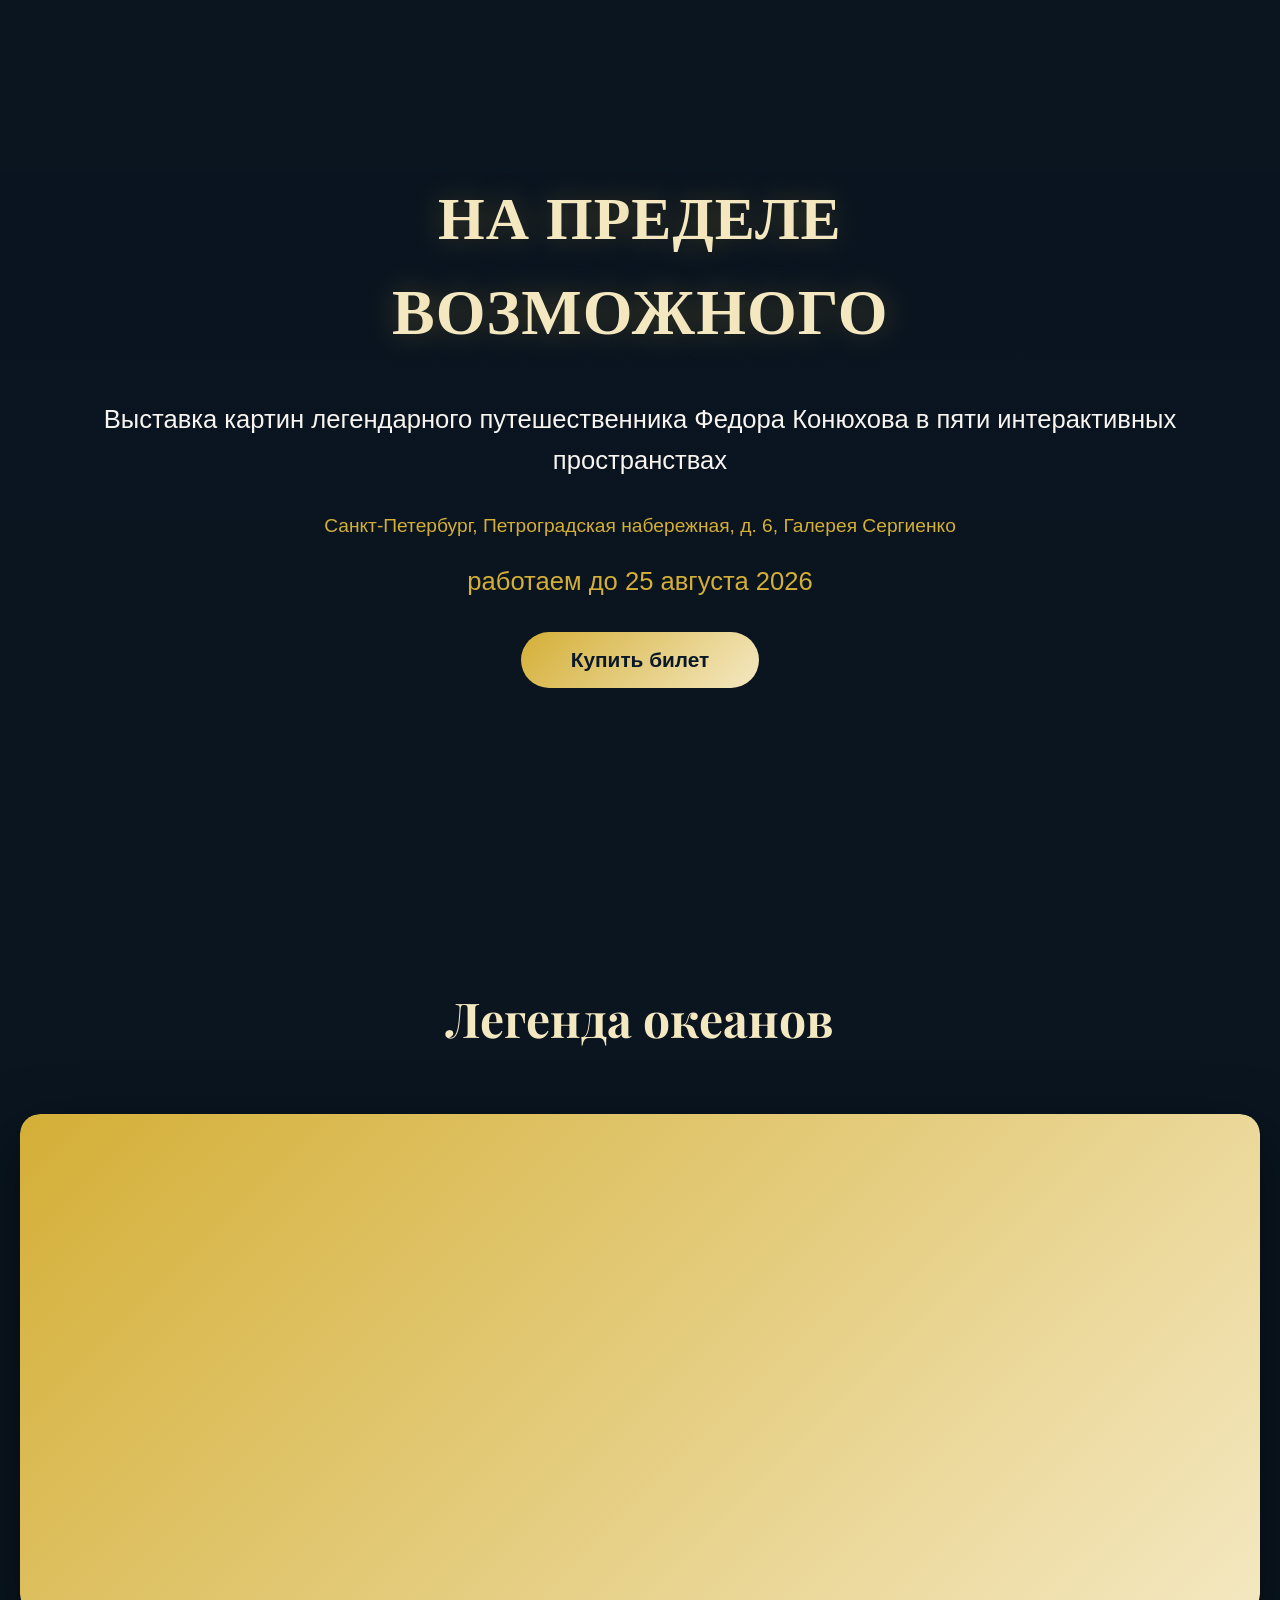
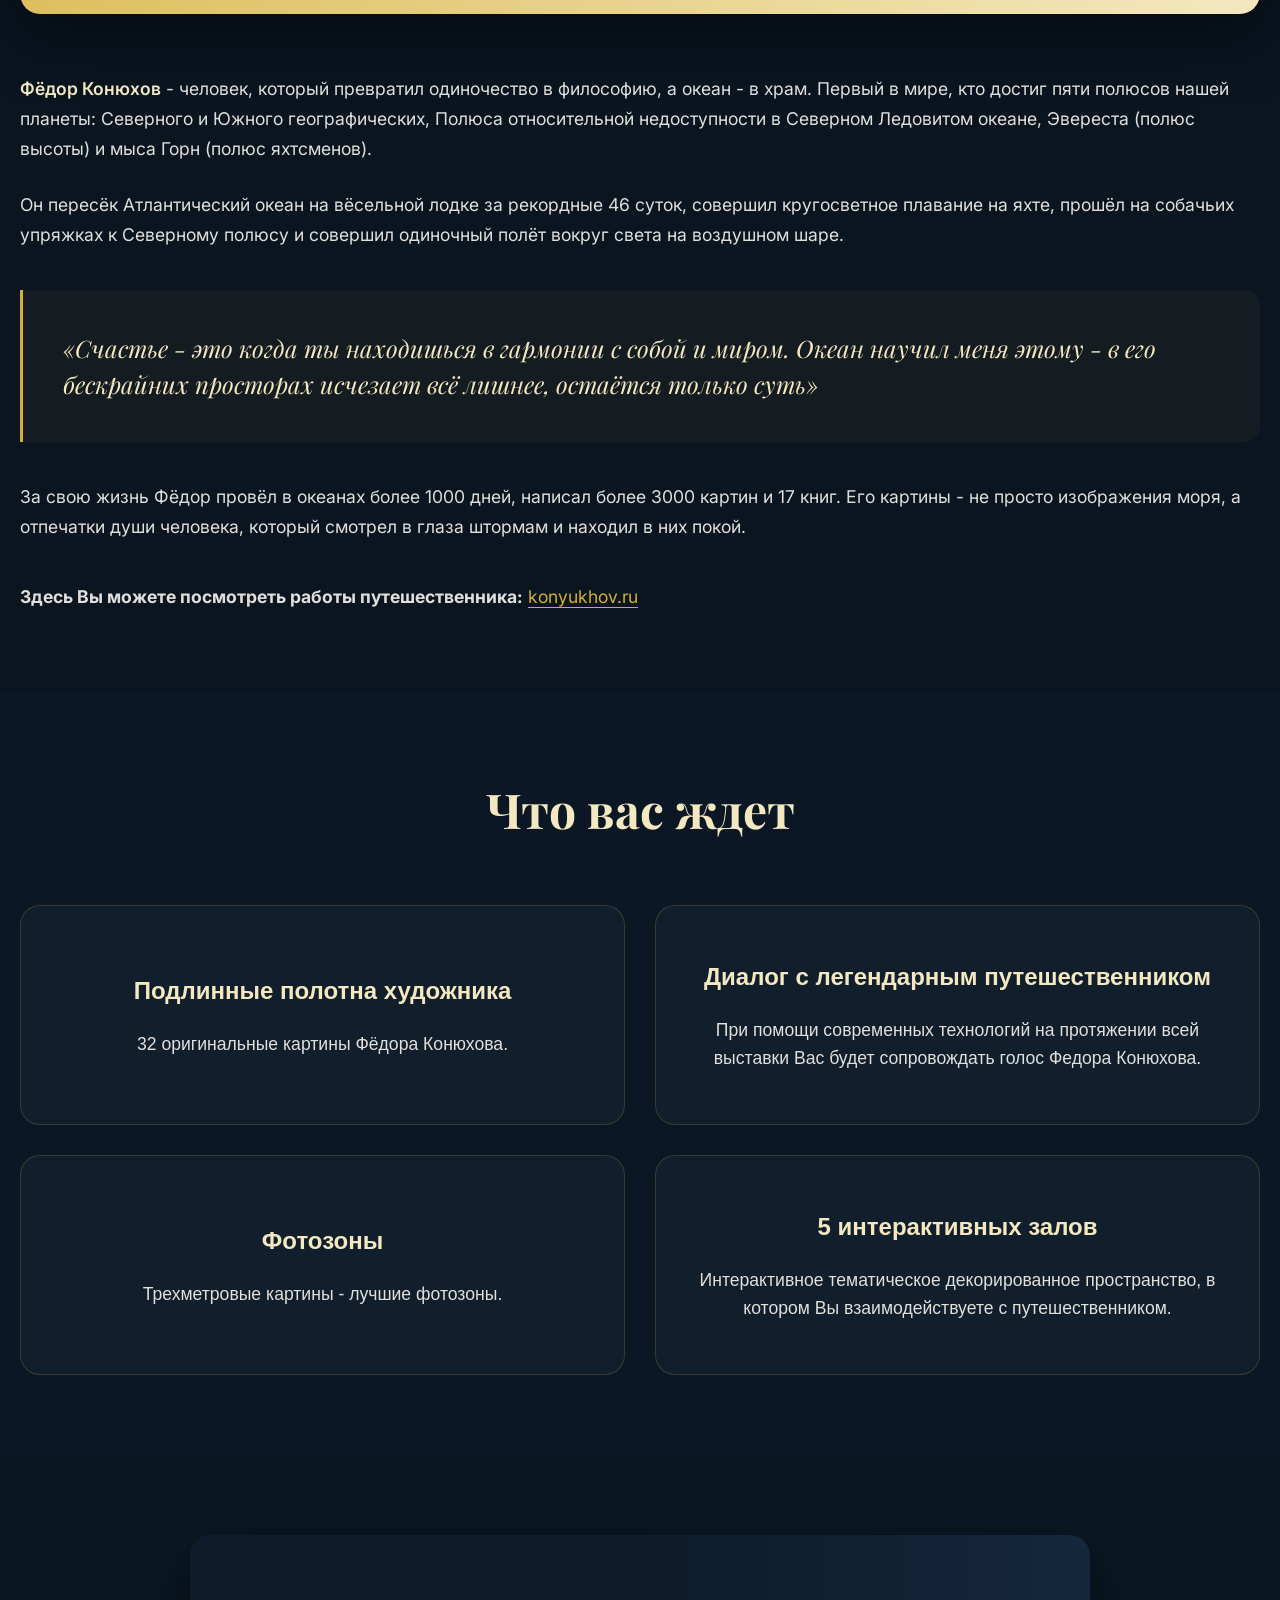
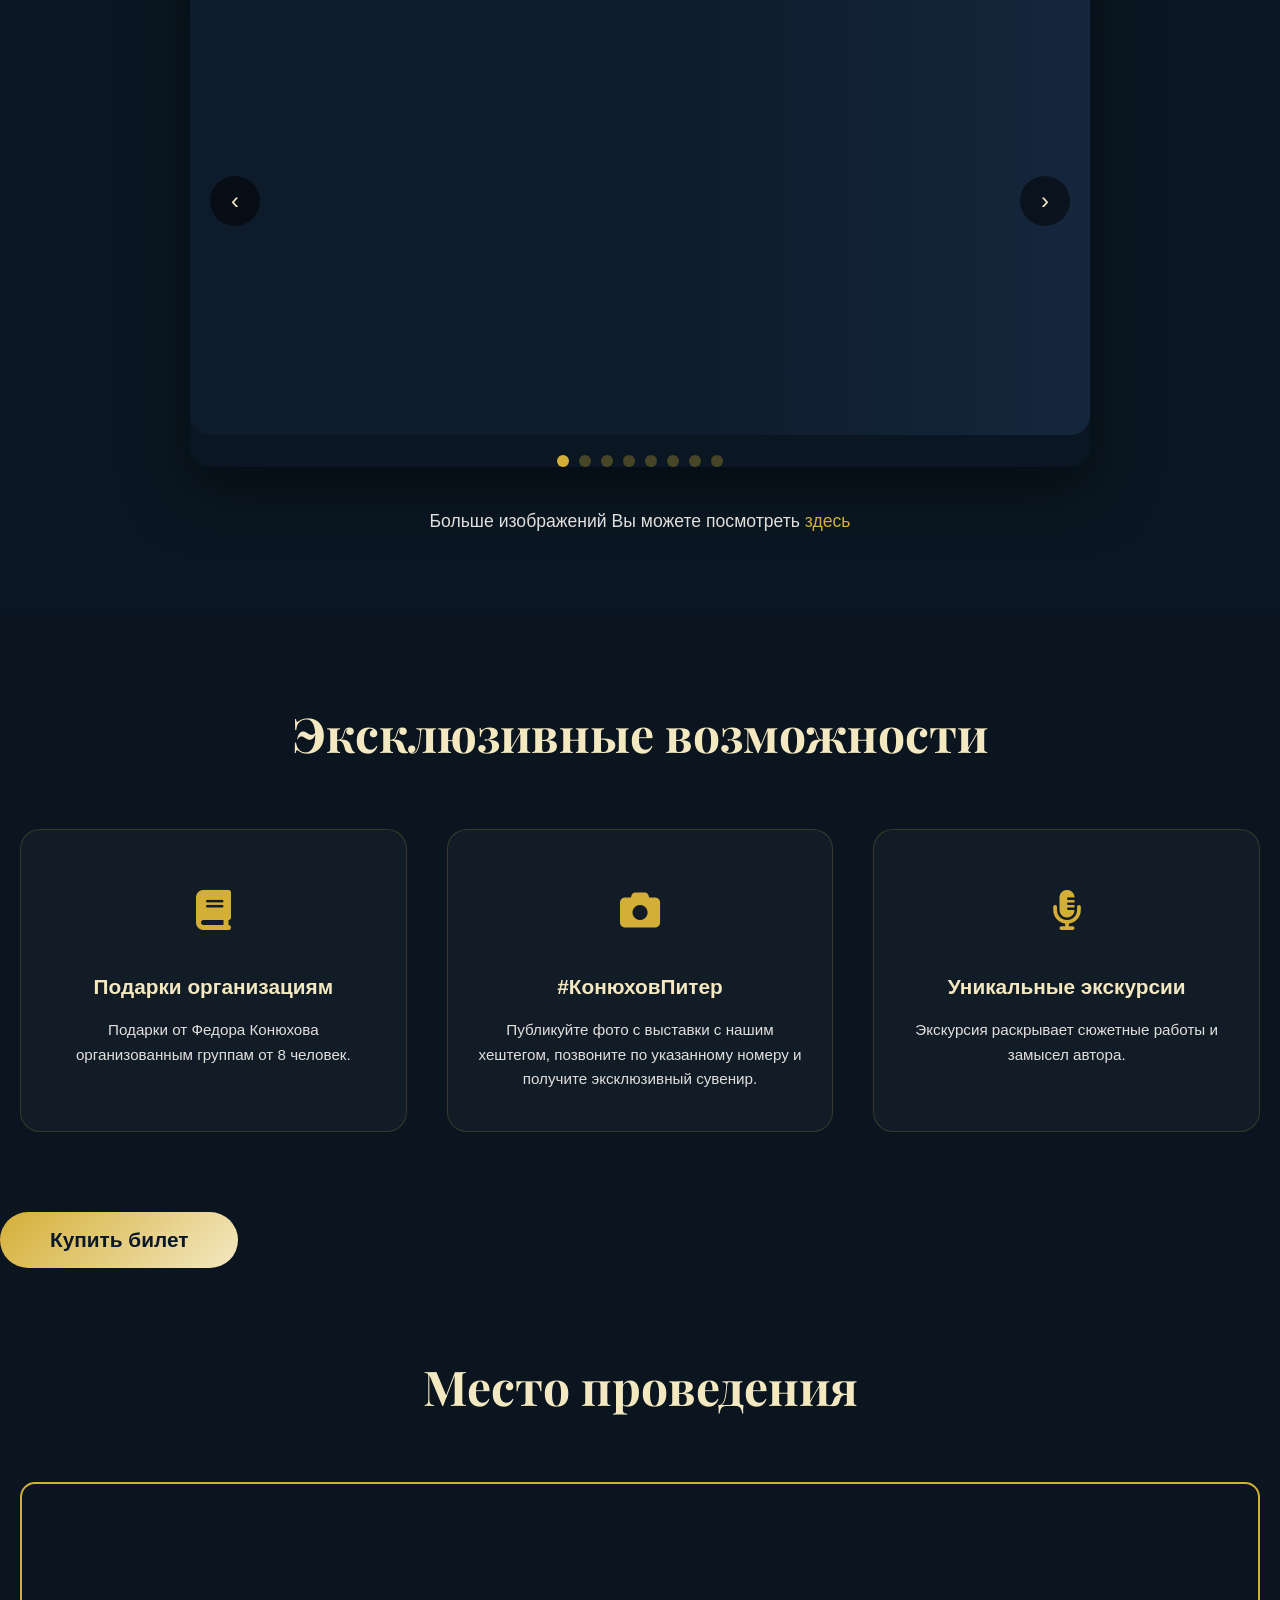
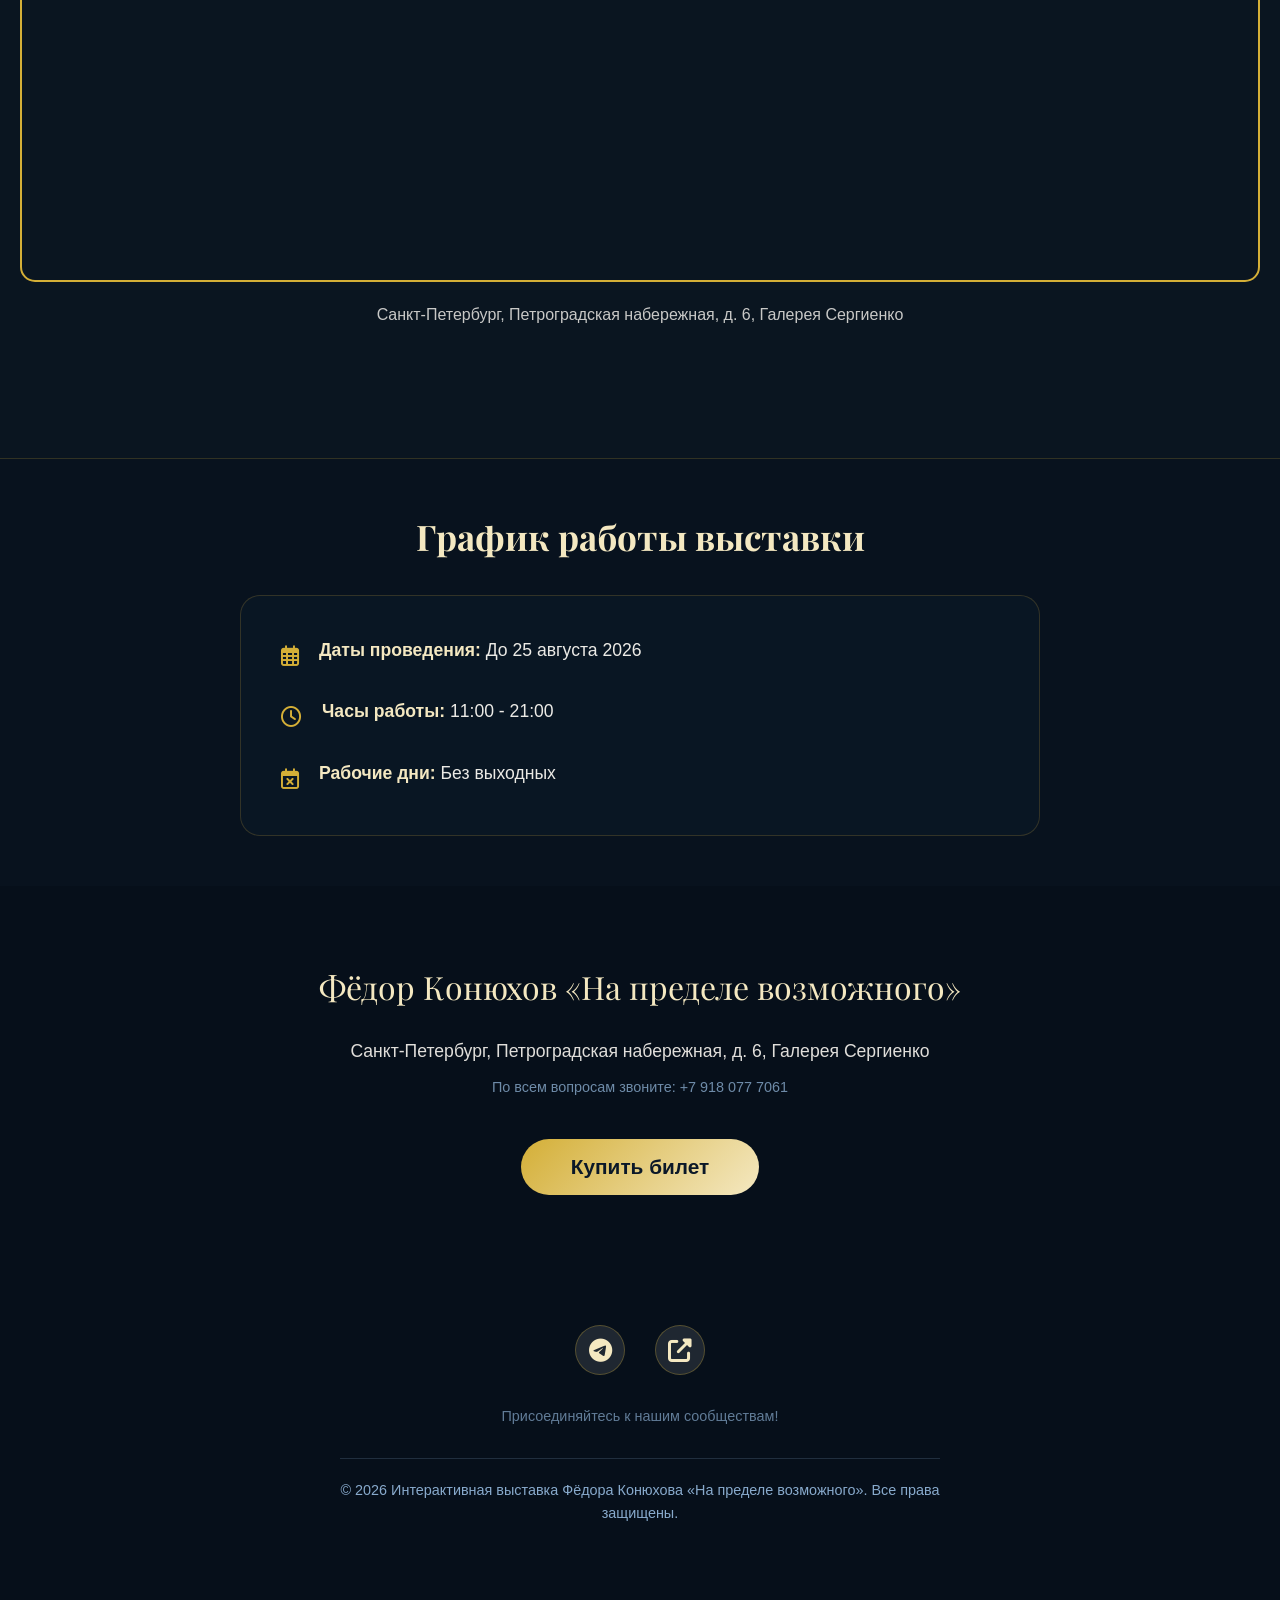
<file: index.html>
<!DOCTYPE html>
<html lang="ru">
<head>
<meta charset="UTF-8">
<meta name="viewport" content="width=device-width, initial-scale=1.0">
<meta name="yandex-verification" content="41f03060f350f023" />
<title>Выставка Фёдора Конюхова • «На пределе возможного» в Санкт-Петербурге</title>
<meta name="description" content="Интерактивная выставка Фёдора Конюхова «На пределе возможного». Санкт-Петербург, 2025-2026.">
<link rel="stylesheet" href="style.css">

<script type="text/javascript" >
    (function(m,e,t,r,i,k,a){m[i]=m[i]||function(){(m[i].a=m[i].a||[]).push(arguments)};
    m[i].l=1*new Date();
    for (var j = 0; j < e.length; j++) {if (e[j].b === t) { return; }}
    k=e.createElement(t),a=e.getElementsByTagName(t)[0],k.async=1,k.src=r,a.parentNode.insertBefore(k,a)})
    (window, document, "script", "https://mc.yandex.ru/metrika/tag.js", "ym");

    ym(109867581, "init", {
        clickmap:true,
        trackLinks:true,
        accurateTrackBounce:true,
        webvisor:true
    });
</script>
<noscript><div><img src="https://mc.yandex.ru/watch/109867581" style="position:absolute; left:-9999px;" alt="" /></div></noscript>

<!-- Предзагрузка критических ресурсов -->
<link rel="preconnect" href="https://fonts.googleapis.com">
<link rel="preconnect" href="https://fonts.gstatic.com" crossorigin>
<link rel="preconnect" href="https://unpkg.com">
<link rel="preconnect" href="https://cdnjs.cloudflare.com">

<!-- Подключение шрифта Sail -->
<link rel="preconnect" href="https://fonts.googleapis.com">
    
<link rel="preconnect" href="https://fonts.gstatic.com" crossorigin>
<link href="https://fonts.googleapis.com/css2?family=Philosopher:ital,wght@0,400;0,700;1,400;1,700&family=Viaoda+Libre&display=swap" rel="stylesheet">


<!-- Inline критический CSS -->


<!-- Отложенная загрузка остальных стилей -->
<link rel="preload" href="https://fonts.googleapis.com/css2?family=Playfair+Display:wght@400;500;600;700&family=Inter:wght@300;400;500;600;700&display=swap" as="style" onload="this.onload=null;this.rel='stylesheet'">

<noscript>
<link href="https://fonts.googleapis.com/css2?family=Playfair+Display:wght@400;500;600;700&family=Inter:wght@300;400;500;600;700&display=swap" rel="stylesheet">
</noscript>

<!-- Дефер загрузка AOS -->
<link rel="preload" href="https://unpkg.com/aos@2.3.1/dist/aos.css" as="style" onload="this.onload=null;this.rel='stylesheet'">

<noscript>
<link rel="stylesheet" href="https://unpkg.com/aos@2.3.1/dist/aos.css">
</noscript>

<!-- Подключение API Яндекс.Карт -->
<script src="https://api-maps.yandex.ru/2.1/?apikey=ваш_ключ_api&lang=ru_RU" type="text/javascript"></script>

</head>

<body>

<header class="hero-header">
    <!-- Фон с плавным размытием -->
    <div class="hero-background"></div>
    <div class="hero-content">
        <!-- Заголовок с новой структурой из 3 блоков -->
        <h1 class="handwriting">
            <span class="line">
                <span>Н</span><span>А</span><span> </span><span>П</span><span>Р</span><span>Е</span><span>Д</span><span>Е</span><span>Л</span><span>Е</span>
            </span>
            <span class="line">
                <span>В</span><span>О</span><span>З</span><span>М</span><span>О</span><span>Ж</span><span>Н</span><span>О</span><span>Г</span><span>О</span>
            </span>
        </h1>
        <div class="title-line" style="height:2px;background:linear-gradient(90deg,transparent,var(--gold),transparent);width:0;margin:20px auto 30px;animation:line 1s 1.2s forwards;"></div>
        <p class="hero-subtitle">Выставка картин легендарного путешественника Федора Конюхова в пяти интерактивных пространствах</p>
        <div class="date-location">          Санкт-Петербург, Петроградская набережная, д. 6, Галерея Сергиенко
        <p class="hero-subtitle">            работаем до 25 августа 2026
        <div class="btn-wrapper" style="margin:30px 0 40px;">
            <!-- ИСПРАВЛЕННАЯ ССЫЛКА С ТРЕКИНГОМ -->
            <button class="buy-ticket-btn" 
                    id="buyTicketBtnTop" 
                    onclick="if(typeof ym !== 'undefined') { ym(109867581, 'reachGoal', 'ticket_click'); }; window.open('https://individualnyy-predp-f1.timepad.ru/event/4106528/#register')"
                    style="position: relative; display: inline-block;">
                <a href="" target="_blank" style="color: inherit; text-decoration: none; position: absolute; top: 0; left: 0; width: 100%; height: 100%; display: flex; margin: 0 auto; align-items: center; justify-content: center; pointer-events: none;"></a>
               Купить билет
            </button>
        </div>
    </div>
</header>

<main>
    <section class="about-section" style="padding:80px 20px;max-width:1300px;margin:0 auto;">
        <!-- Заголовок с анимированной полосочкой -->
        <h2 class="section-title" data-aos="fade-up" id="legend-title">
            Легенда океанов
            <div class="title-line"></div>
        </h2>
        <div class="hero-image-container" data-aos="fade-up">
            <div class="img-placeholder" id="heroImage"></div>
        </div>
        <div style="display:grid;grid-template-columns:1fr;gap:60px;">
            <div class="about-text" data-aos="fade-up" style="font-family:'Inter',sans-serif;">
                <p style="margin-bottom:1.5em;font-size:clamp(1rem,1.5vw,1.1rem);line-height:1.7;color:rgba(248,245,240,0.9);">
                    <strong style="color:var(--light-gold);font-weight:600;">Фёдор Конюхов</strong> - человек, который превратил одиночество в философию, а океан - в храм. Первый в мире, кто достиг пяти полюсов нашей планеты: Северного и Южного географических, Полюса относительной недоступности в Северном Ледовитом океане, Эвереста (полюс высоты) и мыса Горн (полюс яхтсменов).
                </p>
                <p style="margin-bottom:2em;font-size:clamp(1rem,1.5vw,1.1rem);line-height:1.7;color:rgba(248,245,240,0.9);">
                    Он пересёк Атлантический океан на вёсельной лодке за рекордные 46 суток, совершил кругосветное плавание на яхте, прошёл на собачьих упряжках к Северному полюсу и совершил одиночный полёт вокруг света на воздушном шаре.
                </p>
                <div class="quote" style="font-family:'Playfair Display',serif;font-style:italic;font-size:clamp(1.2rem,2vw,1.5rem);color:var(--light-gold);padding:40px;border-left:3px solid var(--gold);background:rgba(212,175,55,0.05);margin:40px 0;border-radius:0 15px 15px 0;line-height:1.5;">
                    «Счастье - это когда ты находишься в гармонии с собой и миром. Океан научил меня этому - в его бескрайних просторах исчезает всё лишнее, остаётся только суть»
                </div>
                <p style="font-size:clamp(1rem,1.5vw,1.1rem);line-height:1.7;color:rgba(248,245,240,0.9);">
                    За свою жизнь Фёдор провёл в океанах более 1000 дней, написал более 3000 картин и 17 книг. Его картины - не просто изображения моря, а отпечатки души человека, который смотрел в глаза штормам и находил в них покой.
                </p>
                <p style="margin-top:40px;font-size:clamp(1rem,1.5vw,1.1rem);line-height:1.7;color:rgba(248,245,240,0.9);">
                    <strong>Здесь Вы можете посмотреть работы путешественника:</strong>
                    <a href="https://konyukhov.ru/projects/paintings/?ysclid=mip2f9irtt746212813" target="_blank" class="text-link" style="color:var(--gold);text-decoration:none;border-bottom:1px solid var(--gold);">konyukhov.ru</a>
                </p>
            </div>
        </div>
    </section>
    

    <!-- НОВЫЙ БЛОК "Что вас ждет" с увеличенными окошками -->
    <section class="expectations-section" data-aos="fade-up">
        <!-- Заголовок с анимированной полосочкой -->
        <h2 class="section-title" id="expectations-title">
            Что вас ждет
            <div class="title-line"></div>
        </h2>
        <div class="expectations-container">
            <div class="expectation-card" onclick="toggleExpectation(1)">
                <h3>Подлинные полотна художника</h3>
                <p>32 оригинальные картины Фёдора Конюхова.</p>
            </div>
            <div class="expectation-card" onclick="toggleExpectation(2)">
                <h3>Диалог с легендарным путешественником</h3>
                <p>При помощи современных технологий на протяжении всей выставки Вас будет сопровождать голос Федора Конюхова.</p>
            </div>
            <div class="expectation-card" onclick="toggleExpectation(3)">
                <h3>Фотозоны</h3>
                <p>Трехметровые картины - лучшие фотозоны.</p>
            </div>
            <div class="expectation-card" onclick="toggleExpectation(4)">
                <h3>5 интерактивных залов</h3>
                <p>Интерактивное тематическое декорированное пространство, в котором Вы взаимодействуете с путешественником.</p>
            </div>
            </section>
 
    <section class="gallery-section" style="padding:80px 20px;background:rgba(13,27,42,0.3);>
        <!-- Заголовок с анимированной полосочкой -->
        <h2 class="section-title" data-aos="fade-up" id="gallery-title>
          Галерея
            <div class="title-line"></div>
        </h2>
        <div class="slider-container" data-aos="fade-up">
            <div class="slider" id="imageSlider">
                <!-- Слайды будут добавлены через JavaScript -->
            </div>
            <button class="slider-nav prev" onclick="prevSlide()">‹</button>
            <button class="slider-nav next" onclick="nextSlide()">›</button>
            <div class="slider-dots" id="sliderDots"></div>
        </div>
        <div class="more-images" data-aos="fade-up">
            Больше изображений Вы можете посмотреть <a href="https://artfedor.ru/" target="_blank" class="text-link">здесь</a>
        </div>
    </section>
   <section class="features-section" style="padding:80px 20px;max-width:1400px;margin:0 auto;">

      

       <main>
       <!-- Заголовок с анимированной полосочкой -->
        <h2 class="section-title" data-aos="fade-up" id="features-title">
            Эксклюзивные возможности
            <div class="title-line"></div>
        </h2>
        <div class="features-container" style="display:grid;grid-template-columns:repeat(auto-fit,minmax(min(100%,350px),1fr));gap:40px;">
            <div class="feature-card" data-aos="fade-up">
                <div class="feature-icon">
                    <i class="fas fa-book"></i>
                </div>
                <h3 style="font-size:1.3rem;color:var(--light-gold);margin-bottom:15px;">Подарки организациям</h3>
                <p style="font-size:0.95rem;line-height:1.6;color:rgba(248,245,240,0.9);">Подарки от Федора Конюхова организованным группам от 8 человек.</p>
            </div>
            <div class="feature-card" data-aos="fade-up" data-aos-delay="100">
                <div class="feature-icon">
                    <i class="fas fa-camera"></i>
                </div>
                <h3 style="font-size:1.3rem;color:var(--light-gold);margin-bottom:15px;">#КонюховПитер</h3>
                <p style="font-size:0.95rem;line-height:1.6;color:rgba(248,245,240,0.9);">Публикуйте фото с выставки с нашим хештегом, позвоните по указанному номеру и получите эксклюзивный сувенир.</p>
            </div>
            <div class="feature-card" data-aos="fade-up" data-aos-delay="200">
                <div class="feature-icon">
                    <i class="fas fa-microphone-alt"></i>
                </div>
                <h3 style="font-size:1.3rem;color:var(--light-gold);margin-bottom:15px;">Уникальные экскурсии</h3>
                <p style="font-size:0.95rem;line-height:1.6;color:rgba(248,245,240,0.9);">Экскурсия раскрывает сюжетные работы и замысел автора.</p>
            </div>
        </div>
    </section>

     <!-- ИСПРАВЛЕННАЯ ССЫЛКА С ТРЕКИНГОМ -->
            <button class="buy-ticket-btn" 
                    id="buyTicketBtnTop" 
                    onclick="if(typeof ym !== 'undefined') { ym(109867581, 'reachGoal', 'ticket_click'); }; window.open ('https://www.afisha.ru/exhibition/interaktivnaya-vystavka-kartin-fedora-konyuhova-na-predele-vozmozhnogo-1012962/?tab=schedule')"
                    style="position: relative; display: inline-block;">
                <a href="" target="_blank" style="color: inherit; text-decoration: none; position: absolute; top: 0; left: 0; width: 100%; height: 100%; display: block; align-items: center; justify-content: center; pointer-events: none;"></a>
                Купить билет
            </button>
        </div>
    </div>
</header>

    <main>
     <section class="map-section" style="padding:80px 20px;max-width:1300px;margin:0 auto;">
         <!-- Заголовок с анимированной полосочкой -->
        <h2 class="section-title" data-aos="fade-up" id="map-title">
            Место проведения
            <div class="title-line"></div>
        </h2>
        <div data-aos="fade-up">
            <div id="map"></div>
            <div style="text-align:center;margin-top:20px;color:rgba(248,245,240,0.8);">
                <p>Санкт-Петербург, Петроградская набережная, д. 6, Галерея Сергиенко</p>
                <p style="margin-top:10px;"></p>
            </div>
        </div>
    </section>

    <!-- НОВЫЙ БЛОК: График работы выставки -->
    <section class="schedule-section" data-aos="fade-up">
        <h3 class="schedule-title">График работы выставки</h3>
        <div class="schedule-content">
            <div class="schedule-item">
                <div class="schedule-icon">
                    <i class="far fa-calendar-alt"></i>
                </div>
                <div class="schedule-text">
                    <p><span class="schedule-highlight">Даты проведения:</span> До 25 августа 2026</p>
                </div>
            </div>
            <div class="schedule-item">
                <div class="schedule-icon">
                    <i class="far fa-clock"></i>
                </div>
                <div class="schedule-text">
                    <p><span class="schedule-highlight">Часы работы:</span> 11:00 - 21:00</p>
                    
                </div>
            </div>
            <div class="schedule-item">
                <div class="schedule-icon">
                    <i class="far fa-calendar-times"></i>
                </div>
                <div class="schedule-text">
                    <p><span class="schedule-highlight">Рабочие дни:</span> Без выходных</p>
                    
                </div>
            </div>
        </div>
    </section>

</main>

<footer style="background:#060f1a;padding:80px 20px;text-align:center;">
    <div style="font-family:'Playfair Display',serif;font-size:clamp(1.5rem,3vw,2rem);color:var(--light-gold);margin-bottom:30px;line-height:1.3;">
        Фёдор Конюхов «На пределе возможного»
    </div>
    <div style="font-size:clamp(0.9rem,1.5vw,1.1rem);line-height:1.6;margin-bottom:40px;color:rgba(248,245,240,0.9);">
        <p>Санкт-Петербург, Петроградская набережная, д. 6, Галерея Сергиенко</p>
        <p style="margin-top:10px;font-size:0.9rem;color:rgba(136,170,204,0.8);">
            По всем вопросам звоните: +7 918 077 7061
        </p>
    </div>

    <!-- ИСПРАВЛЕННАЯ ССЫЛКА С ТРЕКИНГОМ -->
            <button class="buy-ticket-btn" 
                    id="buyTicketBtnTop" 
                    onclick="if(typeof ym !== 'undefined') { ym(109867581, 'reachGoal', 'ticket_click'); }; window.open ('https://www.afisha.ru/exhibition/interaktivnaya-vystavka-kartin-fedora-konyuhova-na-predele-vozmozhnogo-1012962/?tab=schedule')"
                    style="position: relative; display: inline-block;">
                <a href="" target="_blank" style="color: inherit; text-decoration: none; position: absolute; top: 0; left: 0; width: 100%; height: 100%; display: flex; align-items: center; justify-content: center; pointer-events: none;"></a>
                Купить билет
            </button>
        </div>
    </div>
</header>

<main>
    <section class="about-section" style="padding:80px 20px;max-width:1300px;margin:0 auto;">    
    
    
    <div class="social-links">
        <a href="https://t.me/kronshtadtkonyukhov" target="_blank" class="social-link" title="Телеграм">
            <i class="fab fa-telegram"></i>
        </a>
        <a href="" target="_blank" class="social-link" title="Сайт выставки в Ростове-на-Дону">
            <i class="fas fa-external-link-alt"></i>
        </a>
    </div>
    <div class="social-placeholder">
        Присоединяйтесь к нашим сообществам!
    </div>
    <p style="color:#88aacc;font-size:0.9rem;max-width:600px;margin:30px auto 0;line-height:1.6;padding-top:20px;border-top:1px solid rgba(136,170,204,0.2);">
        © 2026 Интерактивная выставка Фёдора Конюхова «На пределе возможного». Все права защищены.
    </p>
</footer>

<!-- Счетчик билетов -->
<!--<div class="ticket-counter hidden" id="ticketCounter">
    <span class="counter-icon">🎟️</span>
    <span id="counterText">Билетов куплено: 0</span>
</div> -->

<!-- Ленивая загрузка JavaScript -->
<script src="script.js"></script>

<!-- Дефер загрузка иконок FontAwesome -->
<link rel="preload" href="https://cdnjs.cloudflare.com/ajax/libs/font-awesome/6.4.0/css/all.min.css" as="style" onload="this.onload=null;this.rel='stylesheet'">

<noscript>
<link rel="stylesheet" href="https://cdnjs.cloudflare.com/ajax/libs/font-awesome/6.4.0/css/all.min.css">
</noscript>

</body>
</html>
</file>
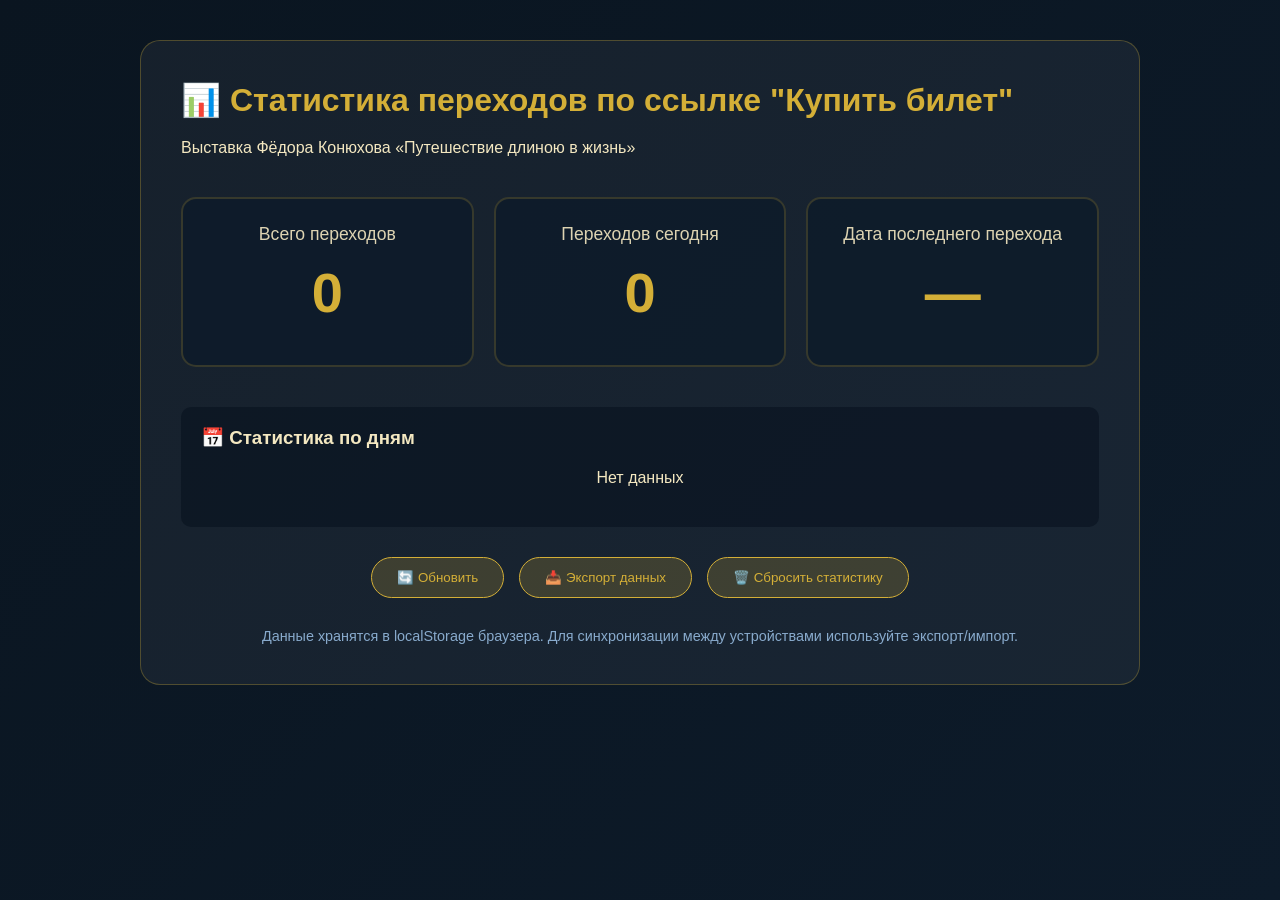
<file: statistics.html>
<!DOCTYPE html>
<html lang="ru">
<head>
    <meta charset="UTF-8">
    <meta name="viewport" content="width=device-width, initial-scale=1.0">
    <title>Статистика переходов | Выставка Конюхова</title>
    <style>
        * { margin: 0; padding: 0; box-sizing: border-box; }
        body {
            font-family: -apple-system, BlinkMacSystemFont, 'Segoe UI', Roboto, sans-serif;
            background: linear-gradient(135deg, #0a1520 0%, #0d1b2a 100%);
            color: #f4e8c1;
            min-height: 100vh;
            padding: 40px 20px;
        }
        
        .container {
            max-width: 1000px;
            margin: 0 auto;
            background: rgba(255, 255, 255, 0.05);
            border-radius: 20px;
            padding: 40px;
            border: 1px solid rgba(212, 175, 55, 0.3);
        }
        
        h1 { color: #d4af37; margin-bottom: 20px; }
        .stats-grid {
            display: grid;
            grid-template-columns: repeat(auto-fit, minmax(250px, 1fr));
            gap: 20px;
            margin: 40px 0;
        }
        
        .stat-card {
            background: rgba(13, 27, 42, 0.8);
            padding: 25px;
            border-radius: 15px;
            text-align: center;
            border: 2px solid rgba(212, 175, 55, 0.2);
        }
        
        .stat-number {
            font-size: 3.5rem;
            color: #d4af37;
            font-weight: bold;
            margin: 15px 0;
        }
        
        .stat-label {
            font-size: 1.1rem;
            color: rgba(244, 232, 193, 0.9);
        }
        
        .last-update {
            margin-top: 30px;
            padding: 20px;
            background: rgba(8, 18, 30, 0.6);
            border-radius: 10px;
        }
        
        .daily-stats {
            margin-top: 40px;
        }
        
        table {
            width: 100%;
            border-collapse: collapse;
            margin-top: 20px;
        }
        
        th, td {
            padding: 12px 15px;
            text-align: left;
            border-bottom: 1px solid rgba(212, 175, 55, 0.2);
        }
        
        th {
            background: rgba(212, 175, 55, 0.1);
            color: #d4af37;
        }
        
        .controls {
            margin-top: 30px;
            display: flex;
            gap: 15px;
            justify-content: center;
        }
        
        button {
            background: rgba(212, 175, 55, 0.2);
            color: #d4af37;
            border: 1px solid #d4af37;
            padding: 12px 25px;
            border-radius: 50px;
            cursor: pointer;
            transition: all 0.3s;
        }
        
        button:hover {
            background: rgba(212, 175, 55, 0.3);
        }
    </style>
</head>
<body>
    <div class="container">
        <h1>📊 Статистика переходов по ссылке "Купить билет"</h1>
        <p>Выставка Фёдора Конюхова «Путешествие длиною в жизнь»</p>
        
        <div class="stats-grid">
            <div class="stat-card">
                <div class="stat-label">Всего переходов</div>
                <div class="stat-number" id="totalClicks">0</div>
            </div>
            <div class="stat-card">
                <div class="stat-label">Переходов сегодня</div>
                <div class="stat-number" id="todayClicks">0</div>
            </div>
            <div class="stat-card">
                <div class="stat-label">Дата последнего перехода</div>
                <div class="stat-number" id="lastClickDate">—</div>
            </div>
        </div>
        
        <div class="last-update">
            <h3>📅 Статистика по дням</h3>
            <div id="dailyStatsTable">
                <p style="text-align: center; padding: 20px;">Загрузка данных...</p>
            </div>
        </div>
        
        <div class="controls">
            <button onclick="refreshStats()">🔄 Обновить</button>
            <button onclick="exportStats()">📥 Экспорт данных</button>
            <button onclick="resetStats()">🗑️ Сбросить статистику</button>
        </div>
        
        <div style="margin-top: 30px; font-size: 0.9rem; color: #88aacc; text-align: center;">
            <p>Данные хранятся в localStorage браузера. Для синхронизации между устройствами используйте экспорт/импорт.</p>
        </div>
    </div>

    <script>
        // Функция для получения данных счётчика
        function getCounterData() {
            try {
                const data = localStorage.getItem('ticketClicks');
                if (!data) {
                    return {
                        total: 0,
                        daily: {},
                        weekly: {},
                        monthly: {},
                        lastClick: null
                    };
                }
                return JSON.parse(data);
            } catch(e) {
                console.error('Ошибка загрузки данных:', e);
                return {
                    total: 0,
                    daily: {},
                    weekly: {},
                    monthly: {},
                    lastClick: null
                };
            }
        }

        // Функция для форматирования даты
        function formatDate(dateString) {
            if (!dateString) return '—';
            const date = new Date(dateString);
            return date.toLocaleDateString('ru-RU') + ' ' + date.toLocaleTimeString('ru-RU');
        }

        // Функция для отображения статистики
        function displayStats() {
            const data = getCounterData();
            const today = new Date().toISOString().split('T')[0];
            
            // Общие данные
            document.getElementById('totalClicks').textContent = data.total || 0;
            document.getElementById('todayClicks').textContent = data.daily[today] || 0;
            document.getElementById('lastClickDate').textContent = 
                data.lastClick ? formatDate(data.lastClick) : '—';
            
            // Таблица по дням
            const dailyTable = document.getElementById('dailyStatsTable');
            if (Object.keys(data.daily).length === 0) {
                dailyTable.innerHTML = '<p style="text-align: center; padding: 20px;">Нет данных</p>';
            } else {
                let html = '<table>';
                html += '<tr><th>Дата</th><th>Переходов</th></tr>';
                
                // Сортируем даты по убыванию
                const sortedDates = Object.keys(data.daily).sort().reverse();
                
                sortedDates.forEach(date => {
                    const formattedDate = new Date(date).toLocaleDateString('ru-RU', {
                        weekday: 'long',
                        year: 'numeric',
                        month: 'long',
                        day: 'numeric'
                    });
                    html += `<tr>
                        <td>${formattedDate}</td>
                        <td style="text-align: center; font-weight: bold;">${data.daily[date]}</td>
                    </tr>`;
                });
                
                html += '</table>';
                dailyTable.innerHTML = html;
            }
        }

        // Обновить статистику
        function refreshStats() {
            displayStats();
            showNotification('✅ Данные обновлены');
        }

        // Экспорт данных
        function exportStats() {
            const data = getCounterData();
            const blob = new Blob([JSON.stringify(data, null, 2)], { type: 'application/json' });
            const url = URL.createObjectURL(blob);
            
            const a = document.createElement('a');
            a.href = url;
            a.download = `konukhov-stats-${new Date().toISOString().split('T')[0]}.json`;
            document.body.appendChild(a);
            a.click();
            document.body.removeChild(a);
            
            showNotification('📁 Данные экспортированы');
        }

        // Сброс статистики
        function resetStats() {
            if (confirm('Вы уверены, что хотите сбросить всю статистику? Это действие нельзя отменить.')) {
                localStorage.setItem('ticketClicks', JSON.stringify({
                    total: 0,
                    daily: {},
                    weekly: {},
                    monthly: {},
                    lastClick: null
                }));
                
                displayStats();
                showNotification('🗑️ Статистика сброшена');
            }
        }

        // Показать уведомление
        function showNotification(message) {
            const notification = document.createElement('div');
            notification.textContent = message;
            notification.style.cssText = `
                position: fixed;
                top: 20px;
                right: 20px;
                background: #d4af37;
                color: #0a1520;
                padding: 15px 25px;
                border-radius: 10px;
                font-weight: bold;
                z-index: 1000;
                animation: fadeInOut 3s ease;
            `;
            
            document.body.appendChild(notification);
            
            setTimeout(() => {
                notification.remove();
            }, 3000);
        }

        // Запуск при загрузке
        document.addEventListener('DOMContentLoaded', function() {
            displayStats();
            
            // Автообновление каждые 5 секунд
            setInterval(displayStats, 5000);
            
            // Стиль для анимации
            const style = document.createElement('style');
            style.textContent = `
                @keyframes fadeInOut {
                    0% { opacity: 0; transform: translateY(-20px); }
                    10% { opacity: 1; transform: translateY(0); }
                    90% { opacity: 1; transform: translateY(0); }
                    100% { opacity: 0; transform: translateY(-20px); }
                }
            `;
            document.head.appendChild(style);
        });
    </script>
</body>
</html>
</file>
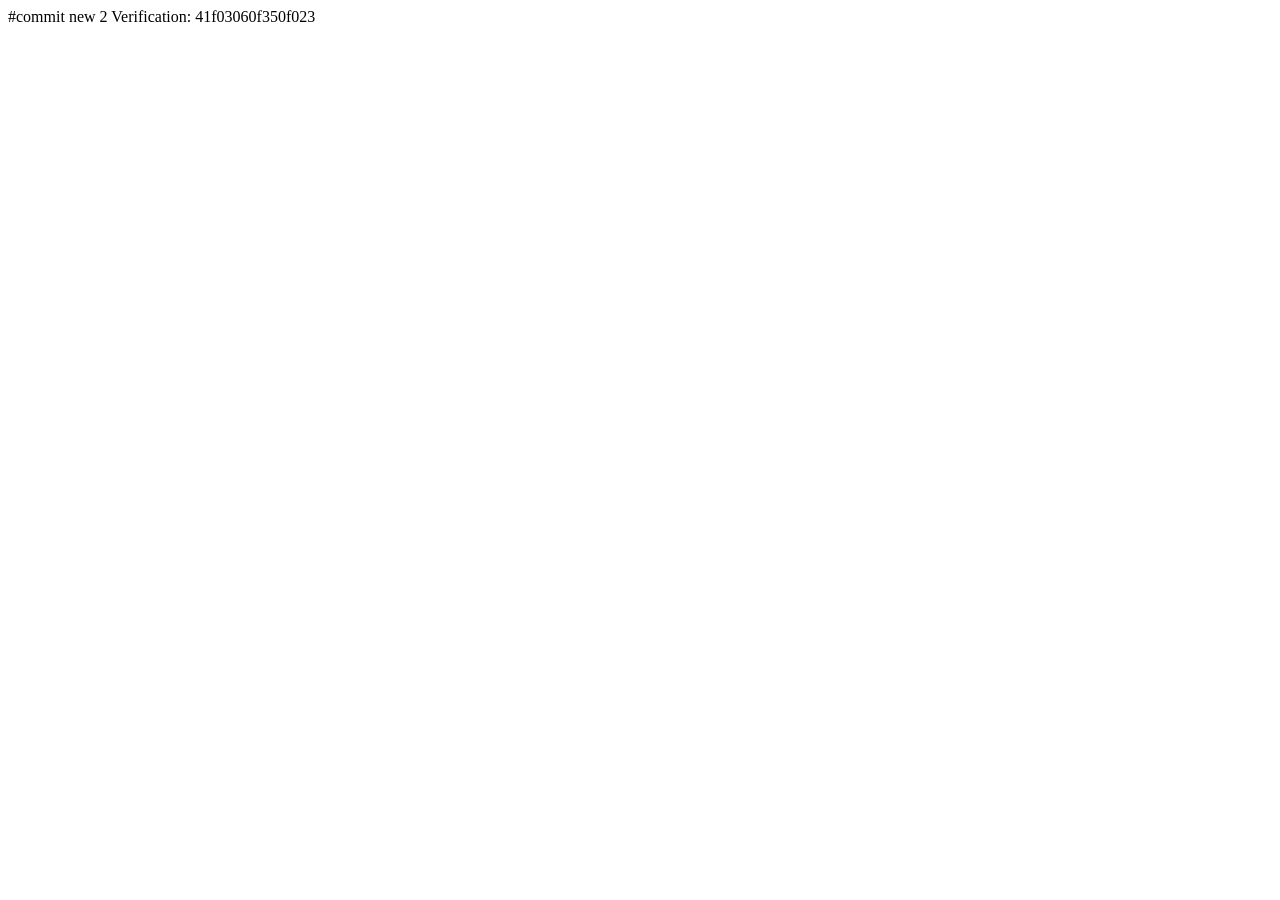
<file: yandex_41f03060f350f023.html>
#commit new 2
<!-- <html>
    <head>
        <meta http-equiv="Content-Type" content="text/html; charset=UTF-8">
    </head>
    <body>Verification: 41f03060f350f023</body>
</html> -->
Verification: 41f03060f350f023
</file>
<file: style.css>
:root {
    --dark-navy: #0a1520;
    --deep-blue: #0d1b2a;
    --ocean-deep: #08121e;
    --gold: #d4af37;
    --light-gold: #f4e8c1;
    --warm-white: #f8f5f0;
}

* {
    margin: 0;
    padding: 0;
    box-sizing: border-box;
}

html {
    scroll-behavior: smooth;
}

body {
    font-family: -apple-system, BlinkMacSystemFont, 'Segoe UI', Roboto, Oxygen, Ubuntu, Cantarell, sans-serif;
    background: #0a1520;
    color: var(--warm-white);
    line-height: 1.6;
    overflow-x: hidden;
    min-height: 100vh;
}

/* Стили для плавного размытия фона */
.hero-header {
    min-height: 100vh;
    display: flex;
    align-items: center;
    justify-content: center;
    text-align: center;
    position: relative;
    padding: 20px;
    overflow: hidden;
}

/* Фон с размытием при скролле */
.hero-background {
    position: fixed;
    top: 0;
    left: 0;
    width: 100%;
    height: 100%;
    z-index: -1;
    opacity: 0;
    animation: fadeInBg 1.5s ease 0.3s forwards;
    background: linear-gradient(rgba(10, 21, 32, 0.85), rgba(10, 21, 32, 0.9)),
                url('https://konyukhov.ru/wp-content/uploads/2021/03/MG_8309s.jpg') center/cover no-repeat;
    transition: filter 1.2s ease-out;
}

.hero-header.scrolled .hero-background {
    filter: blur(8px) brightness(0.7);
}

@keyframes fadeInBg {
    to { opacity: 1; }
}

.hero-content {
    max-width: 1200px;
    width: 100%;
    padding: 20px;
    z-index: 2;
    position: relative;
}

/* Заголовок с новым шрифтом Spectral SC - ИСПРАВЛЕНО */
.handwriting {
    font-family: "Spectral SC", serif;
    font-weight: 600;
    font-style: normal;
    font-size: clamp(2.75rem, 7vw, 5rem);
    color: var(--light-gold);
    line-height: 1;
    font-weight: 800;
    letter-spacing: 1px;
    text-shadow: 0 0 30px rgba(212, 175, 55, 0.3);
    display: flex;
    flex-direction: column;
    align-items: center;
    justify-content: center;
    gap: 15px; /* Равные отступы между всеми строками */
    margin-bottom: 10px;
}

.handwriting .line {
    display: block;
}

/* Убираем все старые margin-bottom для строк */
.handwriting .line:first-child,
.handwriting .line:nth-child(2),
.handwriting .line:nth-child(3) {
    margin-bottom: 0;
}

/* Уменьшаем шрифт только для первой строки (Путешествие) */
.handwriting .line:first-child span {
    font-size: 0.75em;
}

/* Уменьшаем шрифт для второй и третьей строк */
.handwriting .line:nth-child(2) span,
.handwriting .line:nth-child(3) span {
    font-size: 0.80em;
}

/* Ускоренная анимация букв */
@keyframes write {
    0% { opacity:0; transform:translateY(40px) rotate(-5deg) scale(0.9); }
    60% { transform:translateY(-8px) rotate(2deg) scale(1.05); }
    100% { opacity:1; transform:translateY(0) rotate(0) scale(1); }
}

/* Для мобильных устройств - ИСПРАВЛЕНО */
@media (max-width: 768px) {
    .handwriting {
        font-size: clamp(2.5rem, 10vw, 4.5rem);
        line-height: 0.95;
        letter-spacing: 0.5px;
        gap: 12px; /* Чуть меньше отступ на планшетах */
        margin-bottom: 15px;
    }
    .handwriting .line:first-child span {
        font-size: 0.75em;
    }
    .handwriting .line:nth-child(2) span,
    .handwriting .line:nth-child(3) span {
        font-size: 0.8em;
    }
}

@media (max-width: 480px) {
    .handwriting {
        font-size: clamp(2.2rem, 11vw, 4rem);
        line-height: 0.9;
        letter-spacing: 0.3px;
        gap: 10px; /* Еще меньше отступ на маленьких экранах */
    }
    /* Убираем все старые margin-bottom для мобильных */
    .handwriting .line:first-child,
    .handwriting .line:nth-child(2) {
        margin-bottom: 0;
    }
    .handwriting .line:first-child span {
        font-size: 0.95em;
    }
    .handwriting .line:nth-child(2) span,
    .handwriting .line:nth-child(3) span {
        font-size: 0.95em;
    }
}

/* Основные стили текста */
.hero-subtitle {
    font-size: clamp(1.2rem, 2.5vw, 1.6rem);
    margin: 20px 0 30px;
    opacity: 0;
    animation: fadeIn 0.4s 1.5s forwards;
    font-weight: 300;
}

.date-location {
    font-size: clamp(1rem, 2vw, 1.2rem);
    color: var(--gold);
    margin-bottom: 40px;
    opacity: 0;
    animation: fadeIn 0.4s 1.7s forwards;
    font-weight: 400;
}

@keyframes fadeIn {
    to { opacity: 1; }
}

/* Кнопка */
.buy-ticket-btn {
    display: inline-block;
    background: linear-gradient(135deg, var(--gold), var(--light-gold));
    color: #0b1828;
    padding: 16px 50px;
    border-radius: 50px;
    font-size: clamp(1.1rem, 1.8vw, 1.3rem);
    font-weight: 700;
    text-decoration: none;
    border: none;
    cursor: pointer;
    transition: transform 0.3s ease;
    opacity: 0;
    animation: fadeIn 0.4s 1.9s forwards;
}

.buy-ticket-btn:hover {
    transform: translateY(-5px);
}

/* Ссылки */
.text-link {
    color: var(--gold);
    text-decoration: none;
    border-bottom: 1px solid transparent;
    transition: border-color 0.3s ease;
}

.text-link:hover {
    border-bottom-color: var(--gold);
}

/* Скрыть невидимые элементы */
[data-aos] {
    opacity: 0;
    transition: opacity 0.8s ease, transform 0.8s ease;
}

[data-aos].aos-animate {
    opacity: 1;
    transform: none;
}

/* Стили для заголовков с анимированной полосочкой */
.section-title {
    font-family: 'Playfair Display', serif;
    font-size: clamp(2rem, 4vw, 3rem);
    text-align: center;
    color: var(--light-gold);
    margin-bottom: 40px;
    position: relative;
}

.title-line {
    height: 2px;
    background: linear-gradient(90deg, transparent, var(--gold), transparent);
    width: 0;
    margin: 15px auto 0;
    transition: width 1s ease-out;
    position: relative;
    opacity: 0;
    transform: scaleX(0);
    transform-origin: center;
}

.section-title.in-view .title-line {
    opacity: 1;
    transform: scaleX(1);
    width: min(60%, 400px);
}

/* Слайдер */
.slider-container {
    position: relative;
    max-width: 900px;
    margin: 0 auto;
    overflow: hidden;
    border-radius: 20px;
    box-shadow: 0 20px 60px rgba(0,0,0,0.5);
}

.slider {
    display: flex;
    transition: transform 0.5s ease;
}

.slide {
    min-width: 100%;
    height: 500px;
    position: relative;
}

.slider-nav {
    position: absolute;
    top: 50%;
    transform: translateY(-50%);
    background: rgba(0,0,0,0.5);
    color: var(--light-gold);
    border: none;
    width: 50px;
    height: 50px;
    border-radius: 50%;
    cursor: pointer;
    display: flex;
    align-items: center;
    justify-content: center;
    font-size: 1.5rem;
    transition: background 0.3s ease;
    z-index: 10;
}

.slider-nav:hover {
    background: rgba(0,0,0,0.8);
}

.prev { left: 20px; }
.next { right: 20px; }

.slider-dots {
    display: flex;
    justify-content: center;
    gap: 10px;
    margin-top: 20px;
}

.dot {
    width: 12px;
    height: 12px;
    border-radius: 50%;
    background: rgba(212,175,55,0.3);
    border: none;
    cursor: pointer;
    transition: background 0.3s ease;
}

.dot.active {
    background: var(--gold);
}

.more-images {
    text-align: center;
    margin-top: 40px;
    font-size: 1.1rem;
    color: rgba(248,245,240,0.9);
}

/* Карта */
#map {
    height: 400px;
    border-radius: 15px;
    border: 2px solid var(--gold);
    margin-top: 20px;
}

/* Контейнер для изображения перед текстом */
.hero-image-container {
    margin-bottom: 60px;
    border-radius: 20px;
    overflow: hidden;
    box-shadow: 0 20px 60px rgba(0,0,0,0.5);
    position: relative;
}

.hero-image-container .img-placeholder {
    height: 500px;
    width: 100%;
    background-position: center 30% !important;
    background-size: cover !important;
}

/* Социальные сети */
.social-links {
    display: flex;
    justify-content: center;
    gap: 30px;
    margin-top: 50px;
    margin-bottom: 30px;
}

.social-link {
    display: inline-flex;
    align-items: center;
    justify-content: center;
    width: 50px;
    height: 50px;
    background: rgba(255,255,255,0.1);
    border-radius: 50%;
    color: var(--light-gold);
    font-size: 1.5rem;
    text-decoration: none;
    transition: all 0.3s ease;
    border: 1px solid rgba(212,175,55,0.3);
}

.social-link:hover {
    background: var(--gold);
    color: #0b1828;
    transform: translateY(-5px);
    border-color: var(--gold);
}

.social-placeholder {
    text-align: center;
    margin-top: 20px;
    font-size: 0.9rem;
    color: rgba(136, 170, 204, 0.7);
}

/* Стили для однородных иконок */
.feature-icon {
    font-size: 3rem;
    color: var(--gold);
    margin-bottom: 20px;
    display: flex;
    align-items: center;
    justify-content: center;
    height: 80px;
}

.feature-icon i {
    font-size: 2.5rem;
}

/* Стили для карточек с эксклюзивными возможностями */
.feature-card {
    background: rgba(255,255,255,0.03);
    padding: 40px 30px;
    border-radius: 20px;
    text-align: center;
    border: 1px solid rgba(212,175,55,0.2);
    transition: all 0.4s cubic-bezier(0.175, 0.885, 0.32, 1.275);
    cursor: pointer;
    position: relative;
    overflow: hidden;
}

.feature-card::before {
    content: '';
    position: absolute;
    top: 0;
    left: 0;
    width: 100%;
    height: 100%;
    background: linear-gradient(135deg, rgba(212,175,55,0.05), rgba(244,232,193,0.05));
    opacity: 0;
    transition: opacity 0.4s ease;
    z-index: 0;
}

.feature-card:hover {
    transform: translateY(-15px) scale(1.03);
    border-color: var(--gold);
    box-shadow: 0 25px 50px rgba(0,0,0,0.4),
                0 0 0 1px rgba(212,175,55,0.1),
                0 0 30px rgba(212,175,55,0.2);
    background: rgba(255,255,255,0.05);
}

.feature-card:hover::before {
    opacity: 1;
}

.feature-card:hover .feature-icon {
    transform: scale(1.1);
    text-shadow: 0 0 20px rgba(212,175,55,0.5);
}

.feature-card:hover h3 {
    color: var(--gold);
    text-shadow: 0 0 10px rgba(212,175,55,0.3);
}

.feature-icon, .feature-card h3, .feature-card p {
    position: relative;
    z-index: 1;
    transition: all 0.4s ease;
}

.feature-card h3 {
    transition: color 0.4s ease, text-shadow 0.4s ease;
}

.feature-card:hover .feature-icon i {
    filter: drop-shadow(0 0 8px rgba(212,175,55,0.6));
}

/* НОВЫЙ БЛОК "Что вас ждет" - увеличенные окошки */
.expectations-section {
    padding: 80px 20px;
    background: rgba(13, 27, 42, 0.5);
}

.expectations-container {
    display: grid;
    grid-template-columns: repeat(2, 1fr);
    gap: 30px;
    max-width: 1400px;
    margin: 0 auto;
}

.expectation-card {
    background: rgba(255, 255, 255, 0.03);
    padding: 50px 40px;
    border-radius: 20px;
    border: 1px solid rgba(212, 175, 55, 0.2);
    transition: all 0.4s ease;
    cursor: pointer;
    position: relative;
    overflow: hidden;
    height: 220px;
    display: flex;
    flex-direction: column;
    justify-content: center;
    align-items: center;
    text-align: center;
}

.expectation-card::before {
    content: '';
    position: absolute;
    top: 0;
    left: 0;
    width: 100%;
    height: 100%;
    background: linear-gradient(135deg, rgba(212, 175, 55, 0.08), rgba(244, 232, 193, 0.08));
    opacity: 0;
    transition: opacity 0.4s ease;
    z-index: 0;
}

.expectation-card:hover {
    transform: translateY(-10px);
    border-color: var(--gold);
    box-shadow: 0 20px 40px rgba(0, 0, 0, 0.3),
                0 0 0 1px rgba(212, 175, 55, 0.15),
                0 0 25px rgba(212, 175, 55, 0.15);
    background: rgba(255, 255, 255, 0.05);
}

.expectation-card:hover::before {
    opacity: 1;
}

.expectation-card h3 {
    font-size: 1.5rem;
    color: var(--light-gold);
    margin-bottom: 20px;
    position: relative;
    z-index: 1;
}

.expectation-card p {
    font-size: 1.1rem;
    line-height: 1.6;
    color: rgba(248, 245, 240, 0.9);
    position: relative;
    z-index: 1;
}

/* Адаптация для мобильных */
@media (max-width: 1024px) {
    .expectation-card {
        height: 200px;
        padding: 40px 30px;
    }
    .expectation-card h3 {
        font-size: 1.4rem;
    }
    .expectation-card p {
        font-size: 1rem;
    }
}

@media (max-width: 768px) {
    .expectations-container {
        grid-template-columns: 1fr;
        gap: 25px;
        max-width: 600px;
    }
    .expectation-card {
        height: 180px;
        padding: 35px 25px;
    }
    .expectation-card h3 {
        font-size: 1.3rem;
        margin-bottom: 15px;
    }
    .expectation-card p {
        font-size: 0.95rem;
    }
}

@media (max-width: 480px) {
    .expectation-card {
        height: 160px;
        padding: 30px 20px;
    }
    .expectation-card h3 {
        font-size: 1.2rem;
    }
    .expectation-card p {
        font-size: 0.9rem;
    }
}

/* График работы */
.schedule-section {
    background: rgba(8, 18, 30, 0.7);
    padding: 50px 20px;
    margin-top: 40px;
    border-top: 1px solid rgba(212, 175, 55, 0.2);
}

.schedule-title {
    font-family: 'Playfair Display', serif;
    font-size: clamp(1.8rem, 3vw, 2.2rem);
    color: var(--light-gold);
    text-align: center;
    margin-bottom: 30px;
}

.schedule-content {
    max-width: 800px;
    margin: 0 auto;
    background: rgba(13, 27, 42, 0.5);
    padding: 40px;
    border-radius: 20px;
    border: 1px solid rgba(212, 175, 55, 0.2);
}

.schedule-item {
    margin-bottom: 25px;
    display: flex;
    align-items: flex-start;
}

.schedule-item:last-child {
    margin-bottom: 0;
}

.schedule-icon {
    color: var(--gold);
    font-size: 1.3rem;
    margin-right: 20px;
    margin-top: 3px;
}

.schedule-text {
    flex: 1;
}

.schedule-text p {
    margin-bottom: 8px;
    color: rgba(248, 245, 240, 0.95);
    font-size: 1.1rem;
    line-height: 1.6;
}

.schedule-text p:last-child {
    margin-bottom: 0;
}

.schedule-highlight {
    color: var(--light-gold);
    font-weight: 600;
}

/* Скелетоны для изображений */
.img-placeholder {
    background: linear-gradient(90deg, #0d1b2a 25%, #15273d 50%, #0d1b2a 75%);
    background-size: 200% 100%;
    animation: loading 1.5s infinite;
    border-radius: 20px;
}

@keyframes loading {
    0% { background-position: 200% 0; }
    100% { background-position: -200% 0; }
}

/* Адаптивность */
@media (max-width: 768px) {
    .hero-header { min-height: 90vh; }
    .slider-container { max-width: 100%; }
    .slide { height: 400px; }
    .slider-nav { width: 40px; height: 40px; font-size: 1.2rem; }
    .feature-card { padding: 30px 20px; }
    .hero-image-container .img-placeholder { height: 400px; }
    .social-links { gap: 20px; }
    .social-link { width: 45px; height: 45px; font-size: 1.3rem; }
    #map { height: 350px; }
    .schedule-content { padding: 30px 25px; }
}

@media (max-width: 480px) {
    .hero-header { min-height: 85vh; padding: 15px; }
    .buy-ticket-btn { padding: 14px 35px; font-size: 1rem; }
    .slide { height: 300px; }
    .slider-nav { width: 35px; height: 35px; font-size: 1rem; }
    .hero-image-container .img-placeholder { height: 300px; }
    .social-links { gap: 15px; margin-top: 30px; }
    .social-link { width: 40px; height: 40px; font-size: 1.2rem; }
    #map { height: 300px; }
    .schedule-content { padding: 25px 20px; }
    .schedule-item { flex-direction: column; }
    .schedule-icon { margin-bottom: 10px; margin-right: 0; }
}

/* Стили для счетчика билетов */
.ticket-counter {
    position: fixed;
    bottom: 20px;
    right: 20px;
    background: linear-gradient(135deg, var(--gold), var(--light-gold));
    color: #0b1828;
    padding: 12px 24px;
    border-radius: 50px;
    font-weight: 700;
    z-index: 1000;
    box-shadow: 0 4px 20px rgba(0,0,0,0.3);
    font-size: 0.9rem;
    display: flex;
    align-items: center;
    gap: 8px;
    cursor: pointer;
    transition: all 0.3s ease;
    border: 2px solid transparent;
    animation: slideInCounter 0.5s ease;
}

.ticket-counter:hover {
    transform: translateY(-3px);
    box-shadow: 0 6px 25px rgba(0,0,0,0.4);
    border-color: var(--dark-navy);
}

.ticket-counter.hidden {
    opacity: 0;
    transform: translateY(20px);
    pointer-events: none;
}

.counter-icon {
    font-size: 1.2rem;
}

@keyframes slideInCounter {
    from {
        opacity: 0;
        transform: translateY(20px);
    }
    to {
        opacity: 1;
        transform: translateY(0);
    }
}

@keyframes slideOutCounter {
    from {
        opacity: 1;
        transform: translateY(0);
    }
    to {
        opacity: 0;
        transform: translateY(20px);
    }
}

@media (max-width: 768px) {
    .ticket-counter {
        bottom: 15px;
        right: 15px;
        padding: 10px 18px;
        font-size: 0.85rem;
    }
}

@media (max-width: 480px) {
    .ticket-counter {
        bottom: 10px;
        right: 10px;
        padding: 8px 16px;
        font-size: 0.8rem;
    }
}

/* Стили для уведомлений */
@keyframes slideIn {
    from { transform: translateX(100px); opacity: 0; }
    to { transform: translateX(0); opacity: 1; }
}

@keyframes slideOut {
    from { transform: translateX(0); opacity: 1; }
    to { transform: translateX(100px); opacity: 0; }
}

/* Стили для уведомлений */
.notification {
    position: fixed;
    top: 20px;
    right: 20px;
    background: var(--gold);
    color: #0b1828;
    padding: 15px 25px;
    border-radius: 50px;
    font-weight: 700;
    z-index: 1001;
    box-shadow: 0 4px 20px rgba(0,0,0,0.3);
    font-size: 0.9rem;
    animation: slideIn 0.3s ease;
}
</file>
